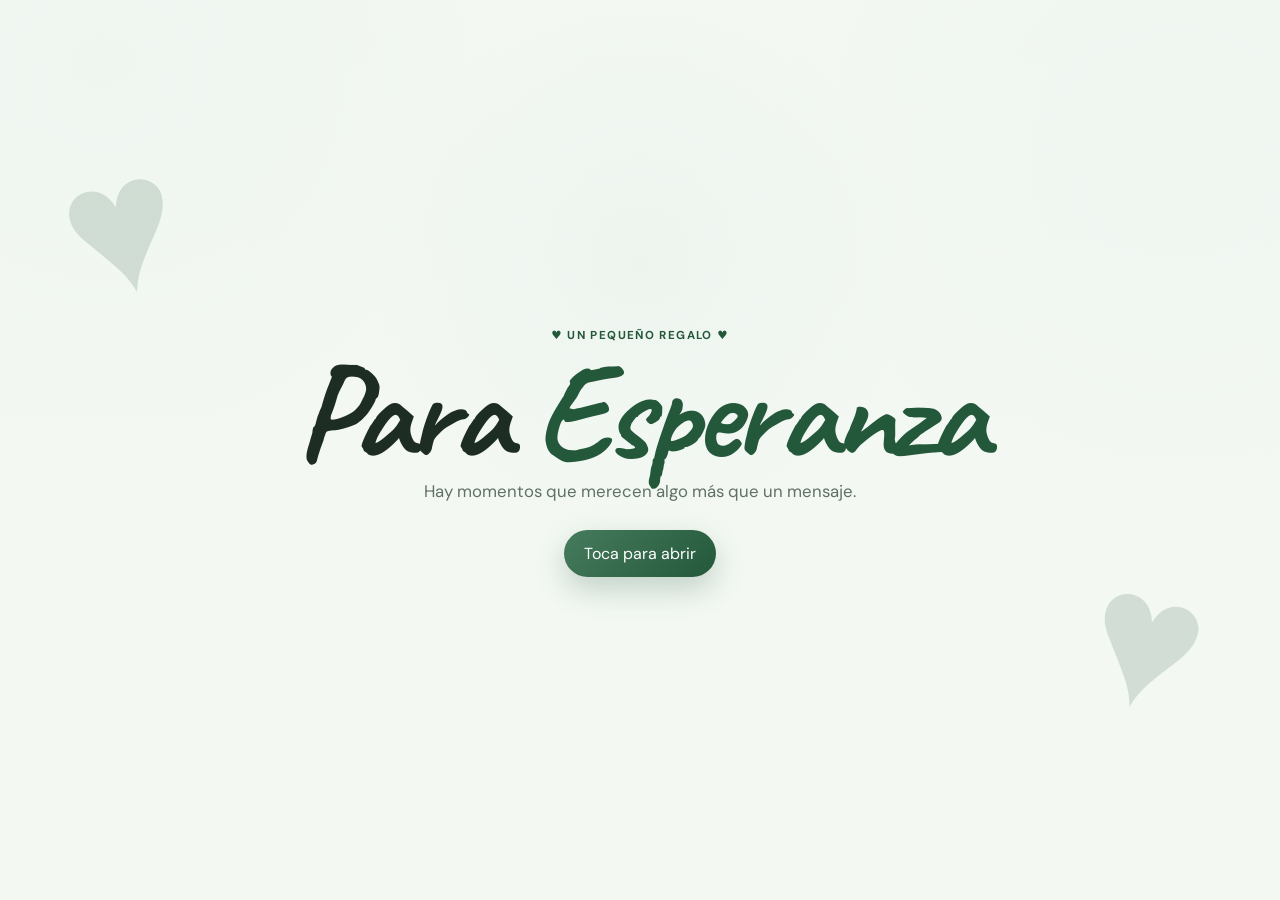
<file: index.html>
<!DOCTYPE html>
<html lang="en">
<head>
    <meta charset="utf-8">
  <meta name="viewport" content="width=device-width, initial-scale=1">
  <meta name="theme-color" content="#fff7fb">
  <title>Un regalo para ti amor mio</title>
  <meta name="description" content="Página de regalo digital personalizada.">
  <link rel="preconnect" href="https://fonts.googleapis.com">
  <link rel="preconnect" href="https://fonts.gstatic.com" crossorigin>
  <link href="https://fonts.googleapis.com/css2?family=Caveat:wght@500;600;700&family=DM+Sans:wght@400;500;600;700&display=swap" rel="stylesheet">
  <link rel="stylesheet" href="styles.css">
</head>
<body>
    <div id="hearts" aria-hidden="true"></div>

  <main>
    <section class="hero" id="inicio">
      <div class="hero-inner">
        <div class="eyebrow">♥ Un pequeño regalo ♥</div>
        <h1>Para <span id="recipientName">Esperanza</span></h1>
        <p class="hero-subtitle">Hay momentos que merecen algo más que un mensaje.</p>
        <a href="index2.html">
            <button class="primary-btn" id="openGiftBtn">Toca para abrir</button>
        </a>
      </div>
    </section>
</body>
</html>
</file>
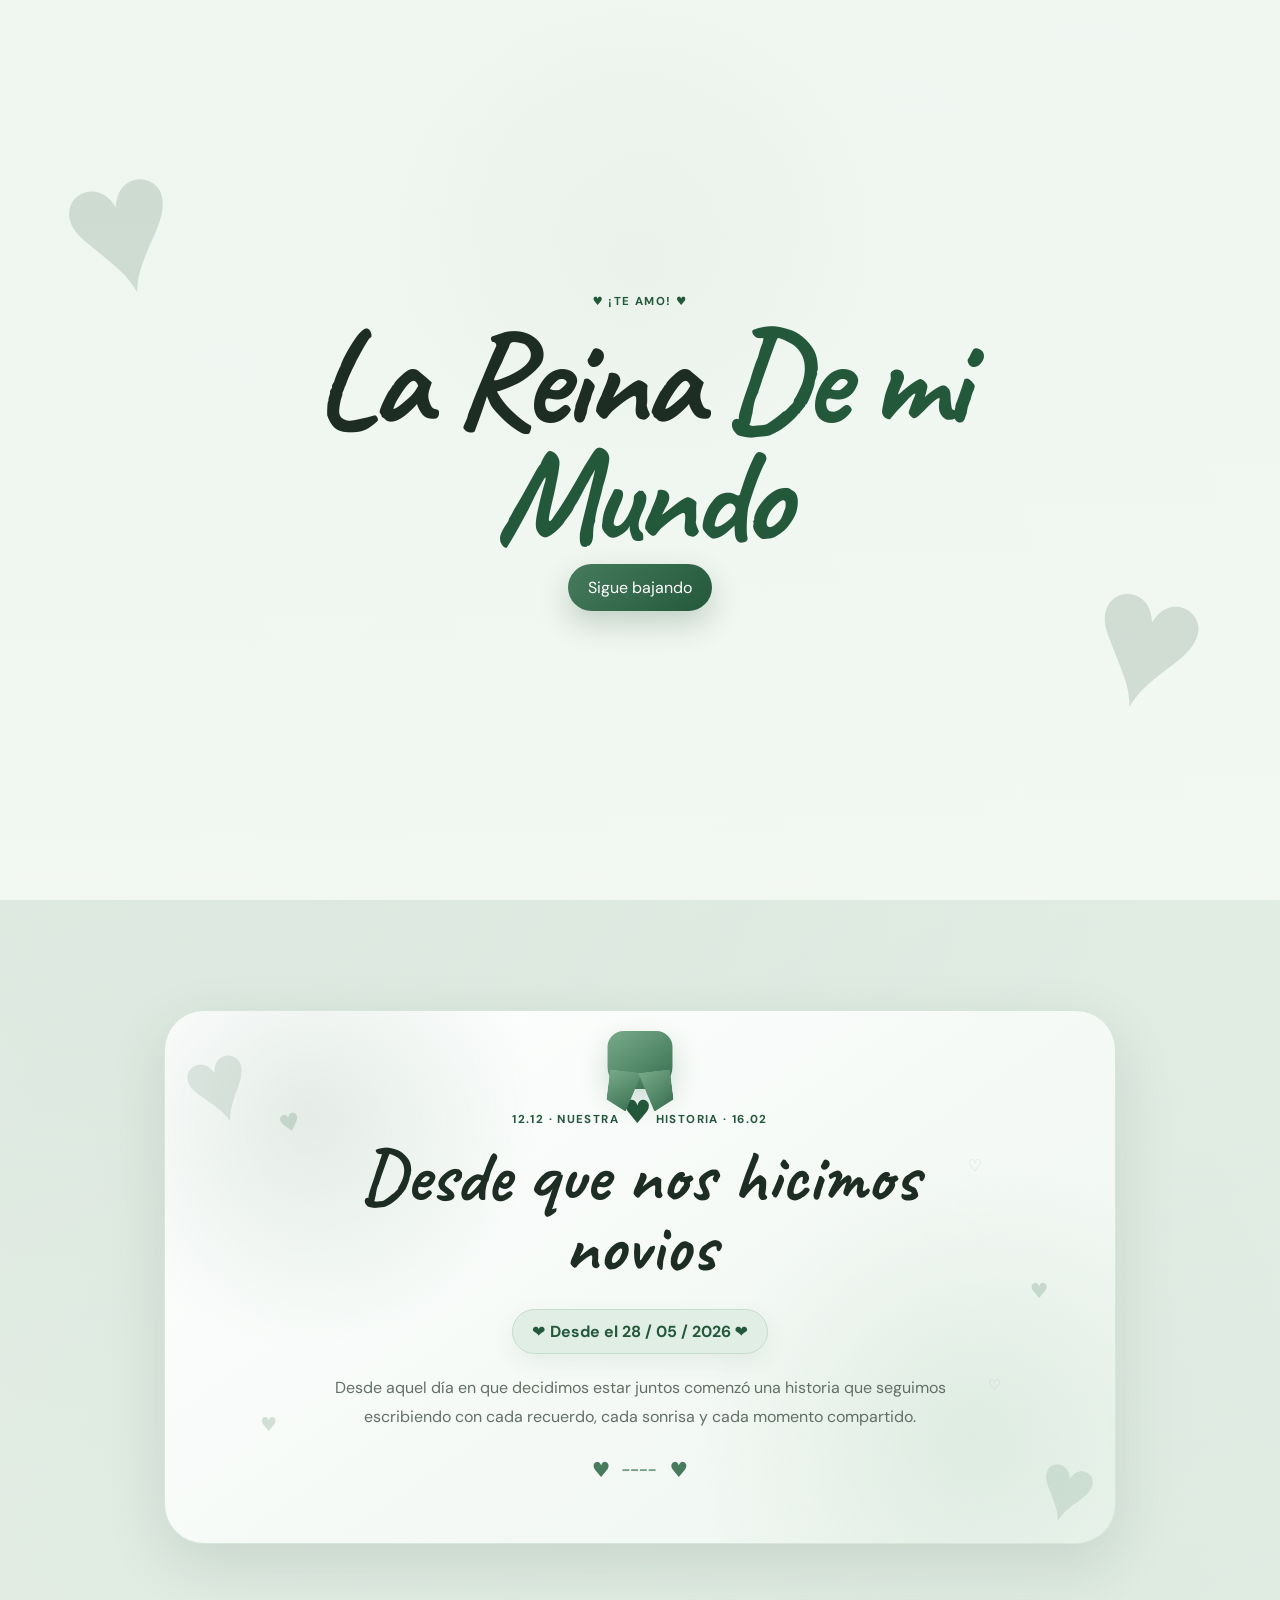
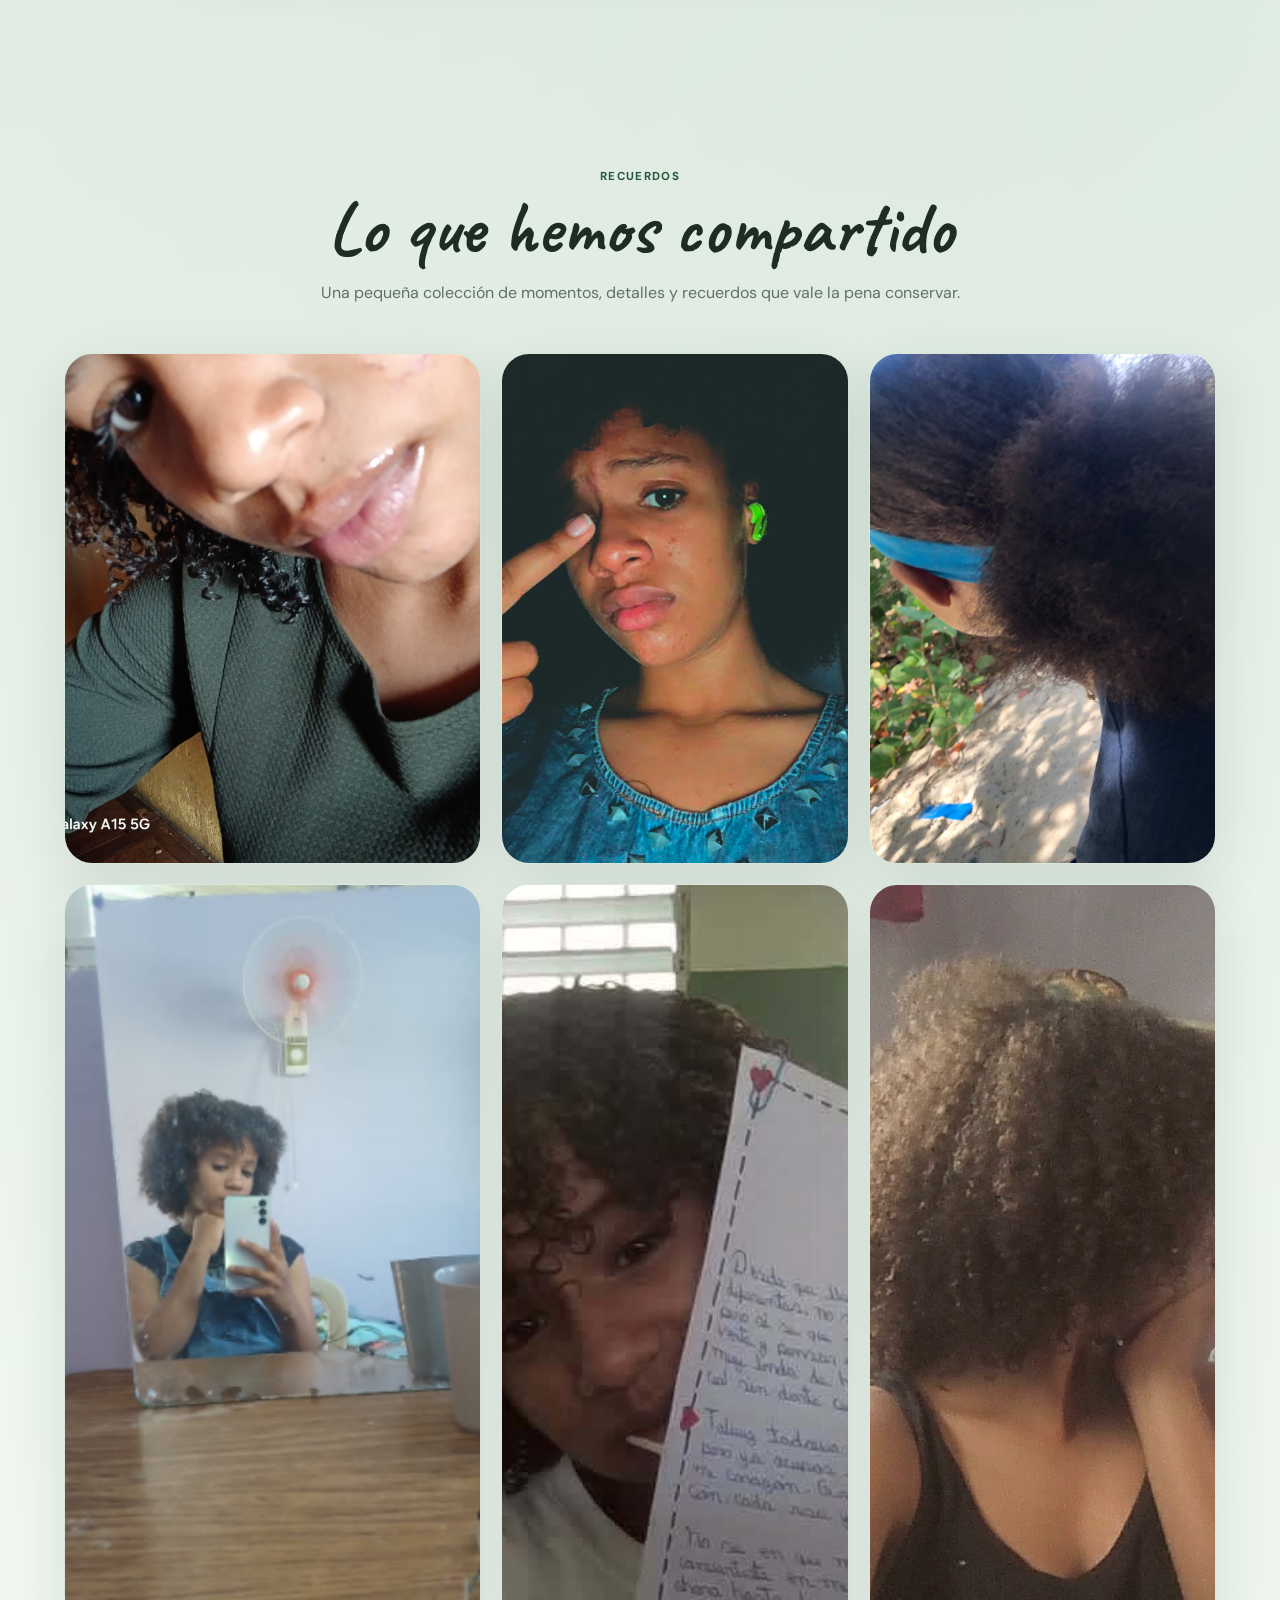
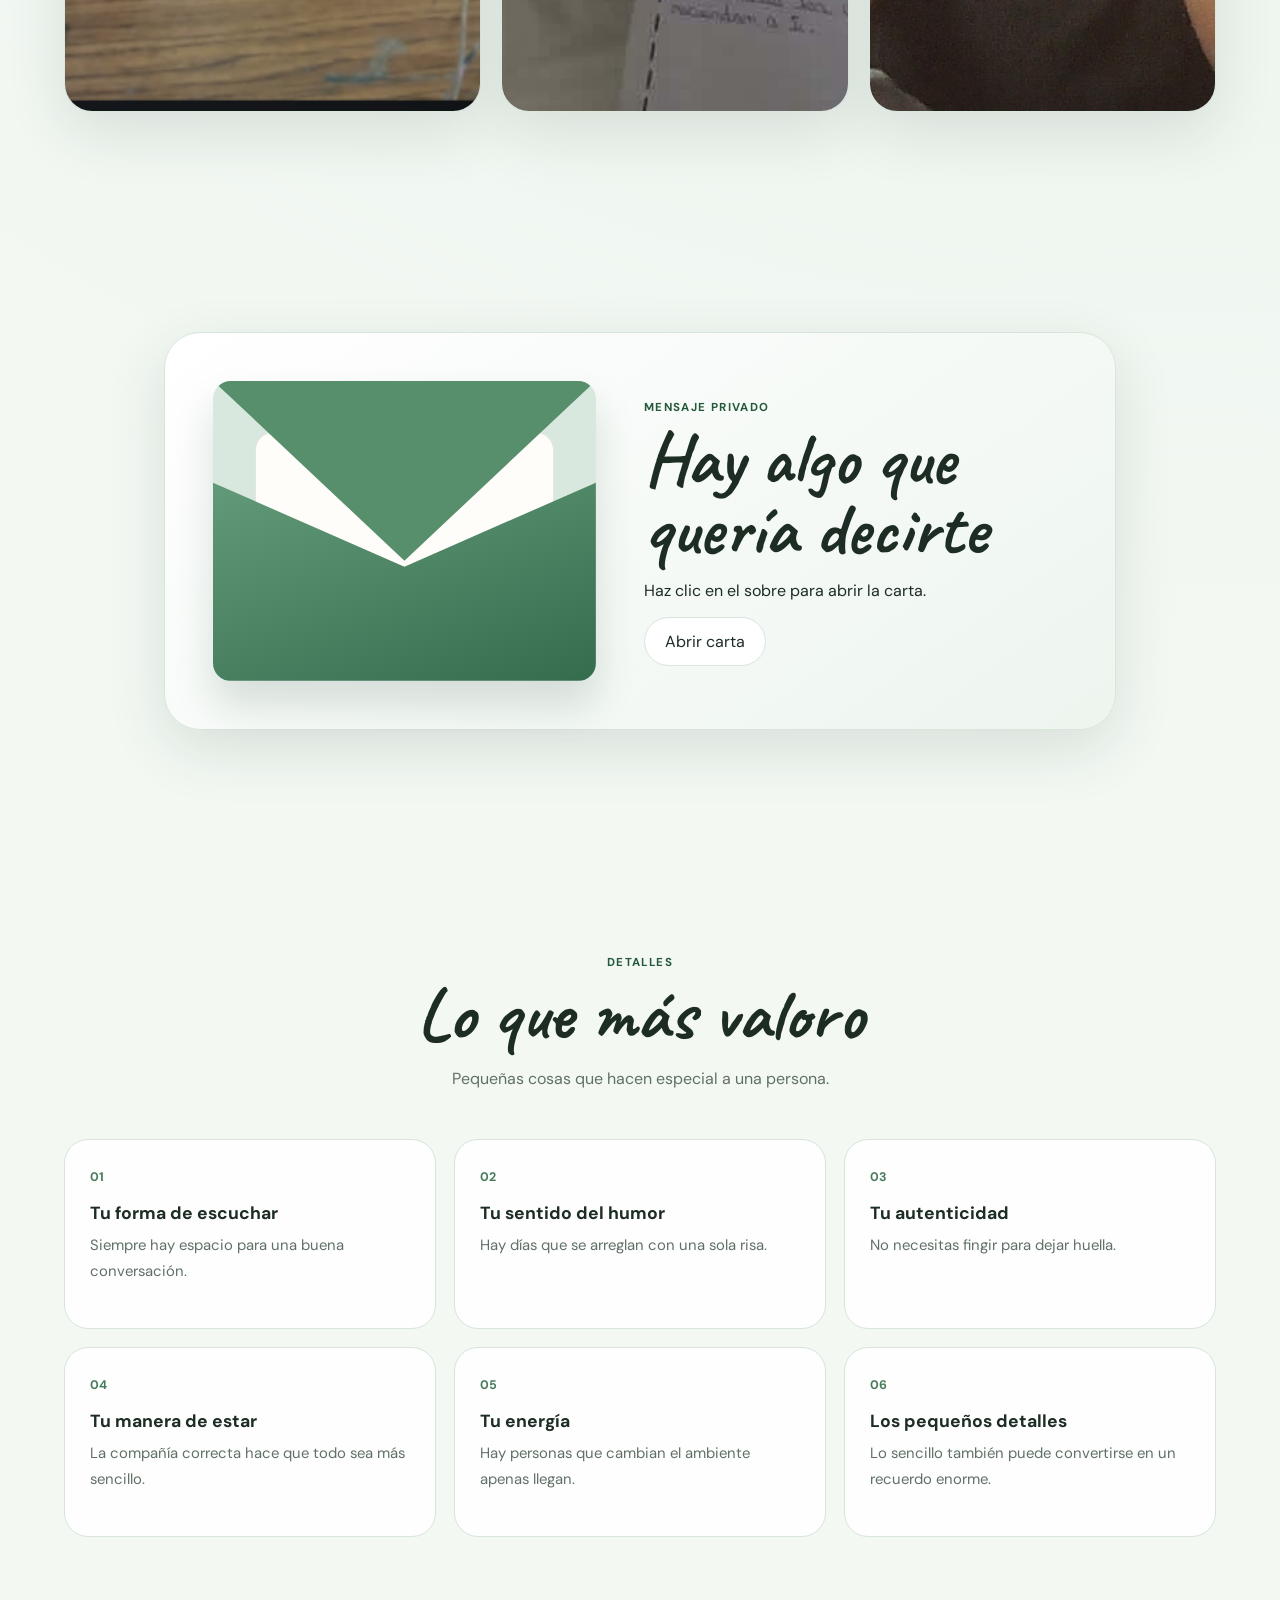
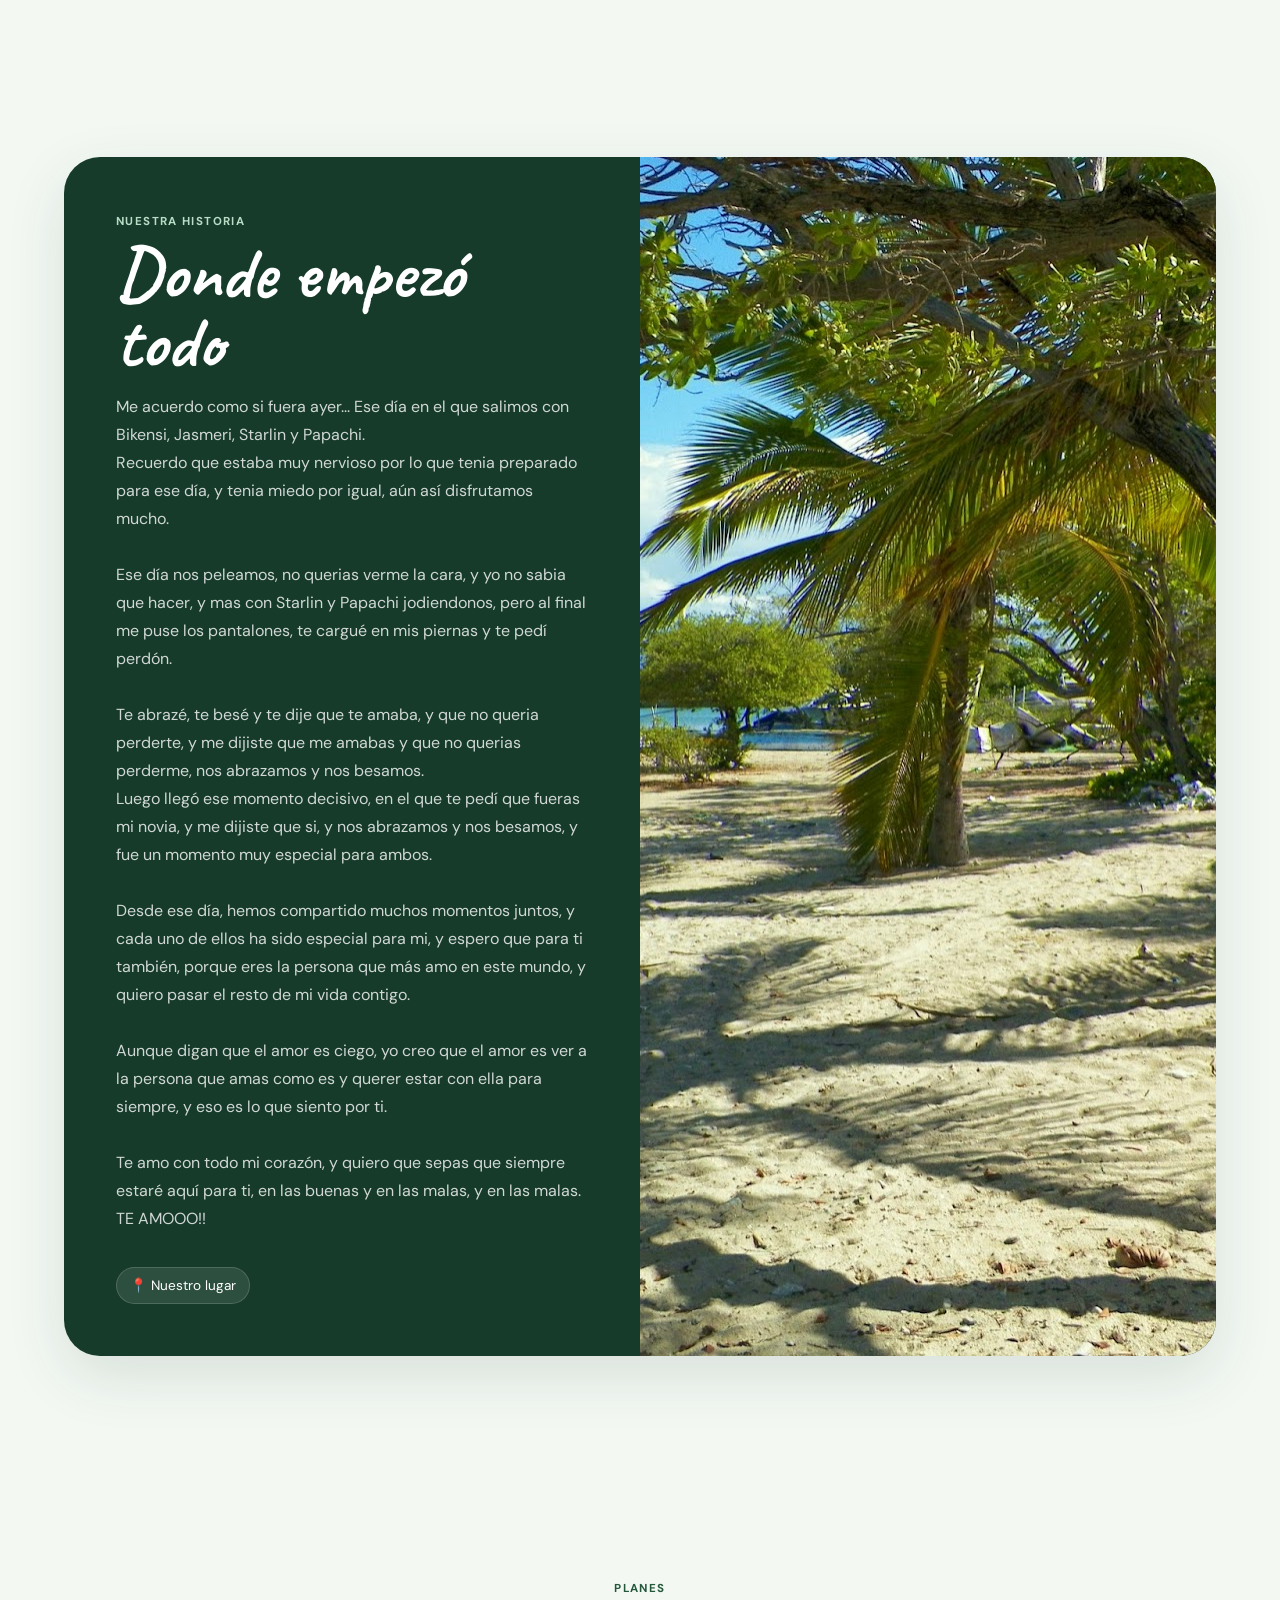
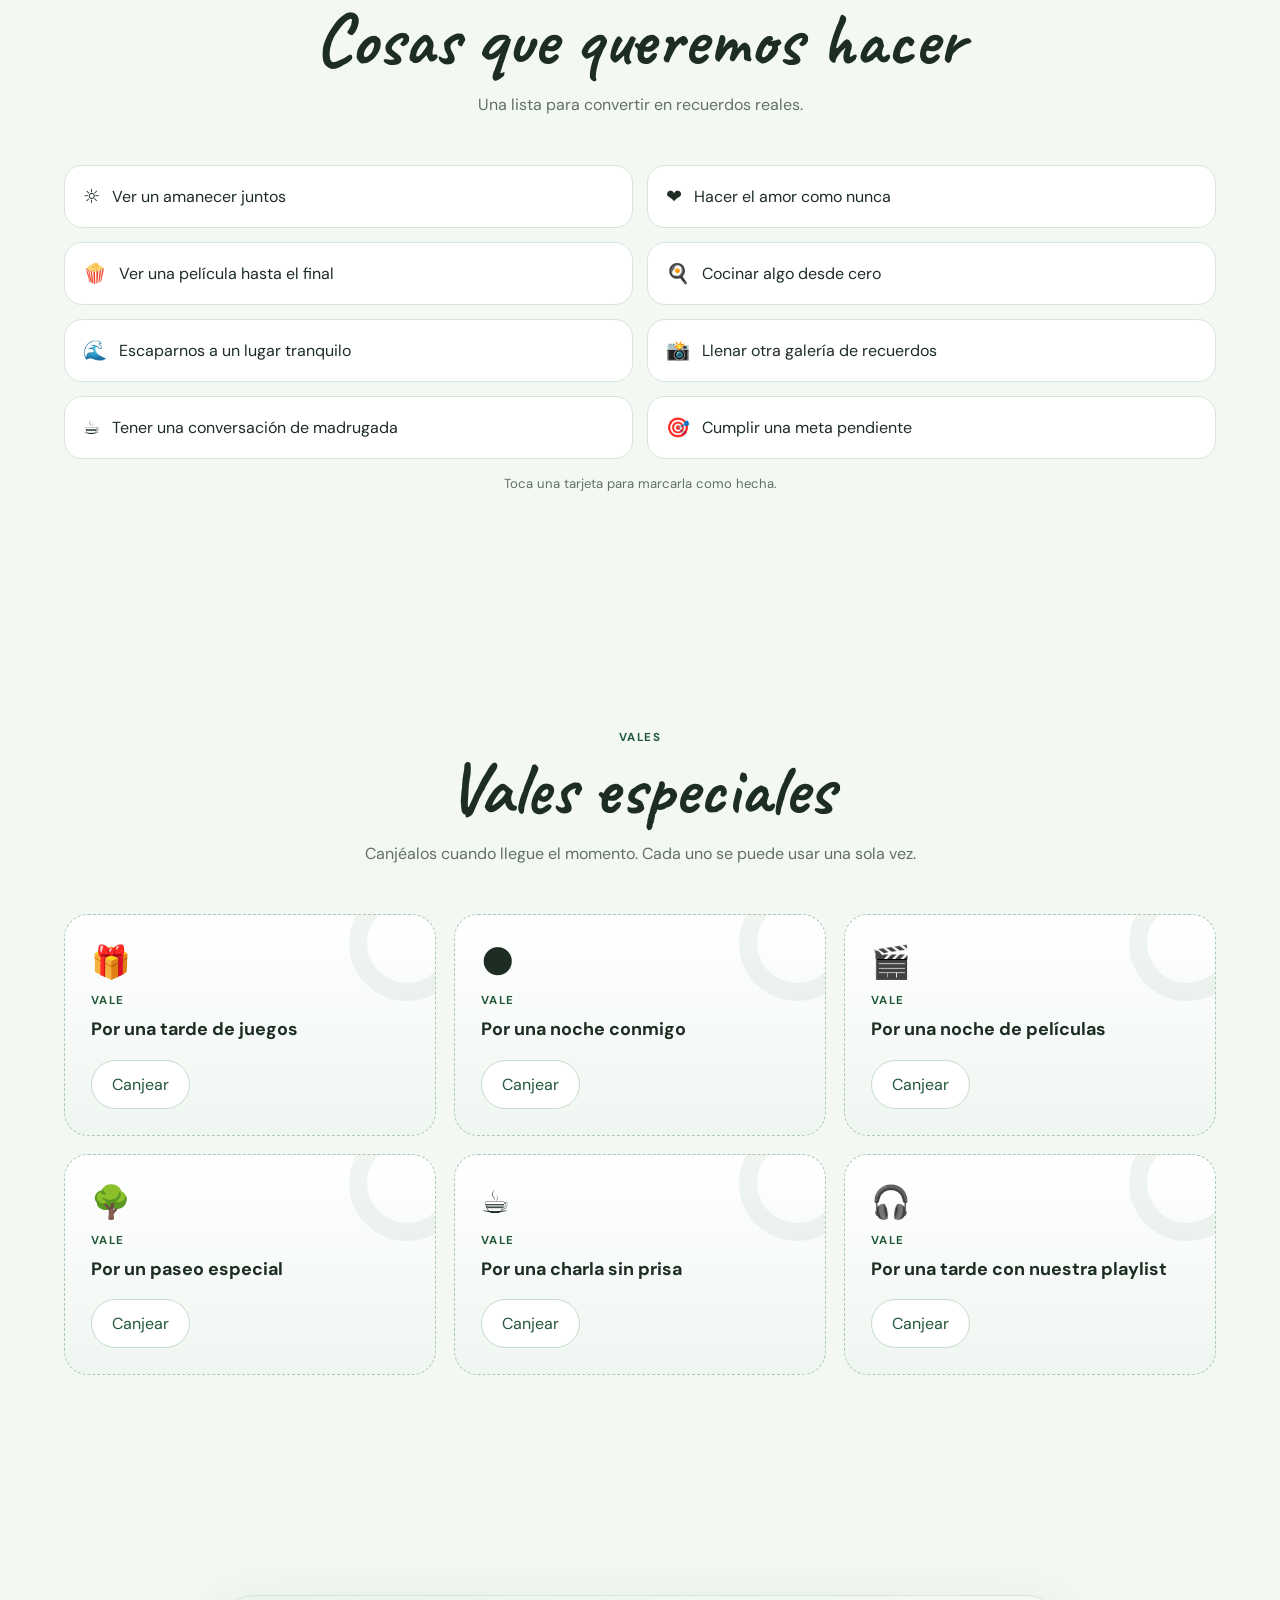
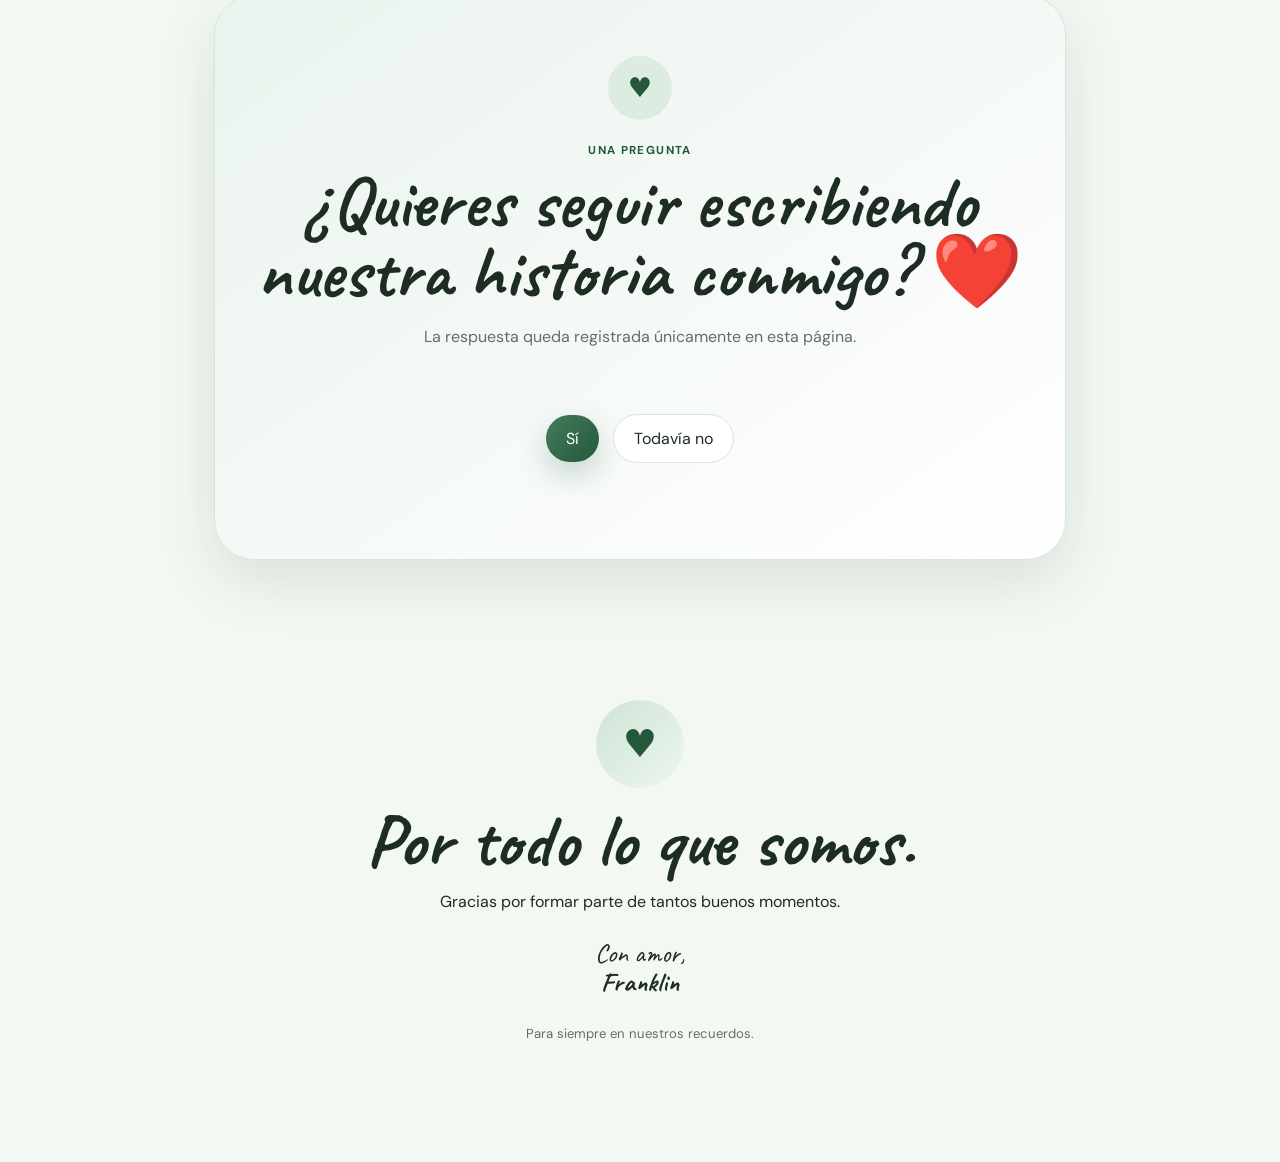
<file: index2.html>
<!doctype html>
<html lang="es">
<head>
  <meta charset="utf-8">
  <meta name="viewport" content="width=device-width, initial-scale=1">
  <meta name="theme-color" content="#fff7fb">
  <title>Te amo Esperanza</title>
  <meta name="description" content="Página de regalo digital personalizada.">
  <link rel="preconnect" href="https://fonts.googleapis.com">
  <link rel="preconnect" href="https://fonts.gstatic.com" crossorigin>
  <link href="https://fonts.googleapis.com/css2?family=Caveat:wght@500;600;700&family=DM+Sans:wght@400;500;600;700&display=swap" rel="stylesheet">
  <link rel="stylesheet" href="styles.css">
</head>
<body>
  <div id="hearts" aria-hidden="true"></div>

  <main>
    <section class="hero" id="inicio">
      <div class="hero-inner">
        <div class="eyebrow">♥ ¡Te Amo! ♥</div>
        <h1>La Reina<span id="Name"> De mi Mundo</span></h1>
        <button class="primary-btn" id="openGiftBtn">Sigue bajando</button>
      </div>
    </section>

    <section class="section relationship-section reveal">
  <div class="relationship-card">

    <div class="love-ribbon" aria-hidden="true">
      <span></span>
    </div>

    <div class="relationship-hearts" aria-hidden="true">
      <span>♥</span>
      <span>♡</span>
      <span>♥</span>
      <span>♡</span>
      <span>♥</span>
    </div>

    <div class="relationship-content">
      <span class="section-kicker" style="text-align: left;">12.12 · Nuestra</span>
      <span class="date-heart">♥</span>
      <span class="section-kicker" style="text-align: right;">Historia · 16.02</span>
      <h2>Desde que nos hicimos novios</h2>

      <!-- CAMBIA ESTA FECHA POR LA FECHA REAL -->
      <div class="relationship-date">
        ❤️ Desde el <strong>28 / 05 / 2026</strong> ❤️
      </div>

      <p>
        Desde aquel día en que decidimos estar juntos comenzó una historia
        que seguimos escribiendo con cada recuerdo, cada sonrisa y cada
        momento compartido.
      </p>

      <div class="relationship-decoration" aria-hidden="true">
        <span>♥</span>
        <span>━━━━</span>
        <span>♥</span>
      </div>
    </div>

  </div>
</section>

    <section class="section memory-section reveal">
      <div class="section-heading">
        <span class="section-kicker">Recuerdos</span>
        <h2>Lo que hemos compartido</h2>
        <p>Una pequeña colección de momentos, detalles y recuerdos que vale la pena conservar.</p>
      </div>

      <div class="photo-grid">
        <figure class="photo-card tall">
          <img src="FirstPhoto.jpg" alt="Foto Especial">
          <figcaption>Un recuerdo para volver a mirar.</figcaption>
        </figure>
        <figure class="photo-card">
          <img src="Enana1.jpg" alt="Sonrisa">
          <figcaption>Así comenzó nuestro encuentro.</figcaption>
        </figure>
        <figure class="photo-card">
          <img src="Cita.jpg" alt="Paseo">
          <figcaption>En lugares que guardan una historia.</figcaption>
        </figure>
        <figure class="photo-card tall">
          <img src="Hermosa.png" alt="Pelea">
          <figcaption>Donde tuvimos nuestra primera pelea.</figcaption>
        </figure>
        <figure class="photo-card">
          <img src="MiEnana2.jpg" alt="Detalles">
          <figcaption>Los pequeños detalles que hacen la diferencia.</figcaption>
        </figure>
        <figure class="photo-card">
          <img src="Preciosa.jpg" alt="MiNiña">
          <figcaption>Eres tú, lo que más amo.</figcaption>
      </div>
    </section>

    <section class="section letter-section reveal">
      <div class="letter-wrap">
        <div class="letter-envelope" id="letterEnvelope" tabindex="0" role="button" aria-label="Abrir carta">
          <div class="envelope-back"></div>
          <div class="letter-paper">
            <br><br><br>
            <span>Para ti</span>
          </div>
          <div class="envelope-flap"></div>
          <div class="envelope-front"></div>
        </div>

        <div class="letter-copy">
          <span class="section-kicker">Mensaje privado</span>
          <h2>Hay algo que quería decirte</h2>
          <p>Haz clic en el sobre para abrir la carta.</p>
          <button class="secondary-btn" id="openLetterBtn">Abrir carta</button>
        </div>
      </div>
    </section>

    <section class="section reasons-section reveal">
      <div class="section-heading">
        <span class="section-kicker">Detalles</span>
        <h2>Lo que más valoro</h2>
        <p>Pequeñas cosas que hacen especial a una persona.</p>
      </div>

      <div class="reasons-grid">
        <article class="reason-card"><span>01</span><h3>Tu forma de escuchar</h3><p>Siempre hay espacio para una buena conversación.</p></article>
        <article class="reason-card"><span>02</span><h3>Tu sentido del humor</h3><p>Hay días que se arreglan con una sola risa.</p></article>
        <article class="reason-card"><span>03</span><h3>Tu autenticidad</h3><p>No necesitas fingir para dejar huella.</p></article>
        <article class="reason-card"><span>04</span><h3>Tu manera de estar</h3><p>La compañía correcta hace que todo sea más sencillo.</p></article>
        <article class="reason-card"><span>05</span><h3>Tu energía</h3><p>Hay personas que cambian el ambiente apenas llegan.</p></article>
        <article class="reason-card"><span>06</span><h3>Los pequeños detalles</h3><p>Lo sencillo también puede convertirse en un recuerdo enorme.</p></article>
      </div>
    </section>

    <section class="section place-section reveal">
      <div class="split-card">
        <div>
          <span class="section-kicker">Nuestra historia</span>
          <h2>Donde empezó todo</h2>
          <p id="placeText">Me acuerdo como si fuera ayer... Ese día en el que salimos con Bikensi, Jasmeri, Starlin y Papachi.
          <br>  
          Recuerdo que estaba muy nervioso por lo que tenia preparado para ese día, y tenia miedo por igual, aún así disfrutamos mucho.
          <br><br>
          Ese día nos peleamos, no querias verme la cara, y yo no sabia que hacer, y mas con Starlin y Papachi jodiendonos, pero al final me puse los pantalones, te cargué en mis piernas y te pedí perdón.
          <br><br>
            Te abrazé, te besé y te dije que te amaba, y que no queria perderte, y me dijiste que me amabas y que no querias perderme, nos abrazamos y nos besamos.
            <br>
            Luego llegó ese momento decisivo, en el que te pedí que fueras mi novia, y me dijiste que si, y nos abrazamos y nos besamos, y fue un momento muy especial para ambos.
            <br><br>
            Desde ese día, hemos compartido muchos momentos juntos, y cada uno de ellos ha sido especial para mi, y espero que para ti también, porque eres la persona que más amo en este mundo, y quiero pasar el resto de mi vida contigo.
            <br><br>
            Aunque digan que el amor es ciego, yo creo que el amor es ver a la persona que amas como es y querer estar con ella para siempre, y eso es lo que siento por ti.
            <br><br>
            Te amo con todo mi corazón, y quiero que sepas que siempre estaré aquí para ti, en las buenas y en las malas, y en las malas. TE AMOOO!!
          </p>
          <div class="date-pill">📍 Nuestro lugar</div>
        </div>
        <div class="place-photo">
          <img src="El Cayo.jpg" alt="Lugar especial">
        </div>
      </div>
    </section>

    <section class="section list-section reveal">
      <div class="section-heading">
        <span class="section-kicker">Planes</span>
        <h2>Cosas que queremos hacer</h2>
        <p>Una lista para convertir en recuerdos reales.</p>
      </div>

      <div class="bucket-list" id="bucketList">
        <button class="bucket-item"><span>☼</span> Ver un amanecer juntos</button>
        <button class="bucket-item"><span>❤️</span> Hacer el amor como nunca</button>
        <button class="bucket-item"><span>🍿</span> Ver una película hasta el final</button>
        <button class="bucket-item"><span>🍳</span> Cocinar algo desde cero</button>
        <button class="bucket-item"><span>🌊</span> Escaparnos a un lugar tranquilo</button>
        <button class="bucket-item"><span>📸</span> Llenar otra galería de recuerdos</button>
        <button class="bucket-item"><span>☕</span> Tener una conversación de madrugada</button>
        <button class="bucket-item"><span>🎯</span> Cumplir una meta pendiente</button>
      </div>
      <p class="helper">Toca una tarjeta para marcarla como hecha.</p>
    </section>

    <section class="section coupons-section reveal">
      <div class="section-heading">
        <span class="section-kicker">Vales</span>
        <h2>Vales especiales</h2>
        <p>Canjéalos cuando llegue el momento. Cada uno se puede usar una sola vez.</p>
      </div>

      <div class="coupons-grid" id="couponsGrid">
        <article class="coupon"><div class="coupon-icon">🎁</div><span>Vale</span><h3>Por una tarde de juegos</h3><button class="coupon-btn">Canjear</button></article>
        <article class="coupon"><div class="coupon-icon">🌑</div><span>Vale</span><h3>Por una noche conmigo</h3><button class="coupon-btn">Canjear</button></article>
        <article class="coupon"><div class="coupon-icon">🎬</div><span>Vale</span><h3>Por una noche de películas</h3><button class="coupon-btn">Canjear</button></article>
        <article class="coupon"><div class="coupon-icon">🌳</div><span>Vale</span><h3>Por un paseo especial</h3><button class="coupon-btn">Canjear</button></article>
        <article class="coupon"><div class="coupon-icon">☕</div><span>Vale</span><h3>Por una charla sin prisa</h3><button class="coupon-btn">Canjear</button></article>
        <article class="coupon"><div class="coupon-icon">🎧</div><span>Vale</span><h3>Por una tarde con nuestra playlist</h3><button class="coupon-btn">Canjear</button></article>
      </div>
    </section>

    <section class="section question-section reveal">
      <div class="question-card">
        <div class="mini-heart">♥</div>
        <span class="section-kicker">Una pregunta</span>
        <h2 id="questionTitle">
          ¿Quieres seguir escribiendo nuestra historia conmigo? ❤️
        </h2>
        <p>La respuesta queda registrada únicamente en esta página.</p>
        <div class="question-actions">
          <button class="primary-btn" id="yesBtn">Sí</button>
          <button class="secondary-btn" id="noBtn">Todavía no</button>
        </div>
      </div>
    </section>

    <section class="section finale reveal">
      <div class="finale-card">
        <div class="final-heart">♥</div>
        <h2 id="finalTitle">Por todo lo que somos.</h2>
        <p id="finalText">Gracias por formar parte de tantos buenos momentos.</p>
        <p class="signature">Con amor,<br><strong id="senderName">Franklin</strong></p>
        <div class="final-note">Para siempre en nuestros recuerdos.</div>
      </div>
    </section>
  </main>

  <div class="modal" id="letterModal" aria-hidden="true" role="dialog" aria-modal="true">
    <div class="modal-backdrop"></div>
    <div class="letter-modal">
      <button class="close-btn" id="closeLetterBtn" aria-label="Cerrar">×</button>
      <span class="section-kicker">Carta privada</span>
      <h2>Para ti</h2>
      <div class="letter-text">
        <p>Quería dejarte algo que pudieras abrir con calma.</p>
        <p>A veces los mensajes importantes se pierden entre notificaciones, prisas y días normales. Esta página existe para detener un momento el tiempo y guardar aquí lo que merece recordarse.</p>
        <p>Gracias por las conversaciones, las risas, los planes y también por esos momentos sencillos que terminaron significando mucho.</p>
        <p>Ojalá cada vez que vuelvas a esta página encuentres una razón para sonreír.</p>
      </div>
      <p class="letter-sign">Con cariño,<br><strong id="letterSigner">Franklin</strong></p>
    </div>
  </div>

  <div class="modal" id="questionModal" aria-hidden="true" role="dialog" aria-modal="true">
    <div class="modal-backdrop"></div>
    <div class="success-modal">
      <div class="success-icon">✓</div>
      <span class="section-kicker">Guardado</span>
      <h2>¡Listo!</h2>
      <p>Este momento queda marcado en la página.</p>
      <button class="primary-btn" id="closeQuestionBtn">Cerrar</button>
    </div>
  </div>

  <div class="toast" id="toast" role="status" aria-live="polite"></div>

  <script src="script.js"></script>
</body>
</html>
</file>
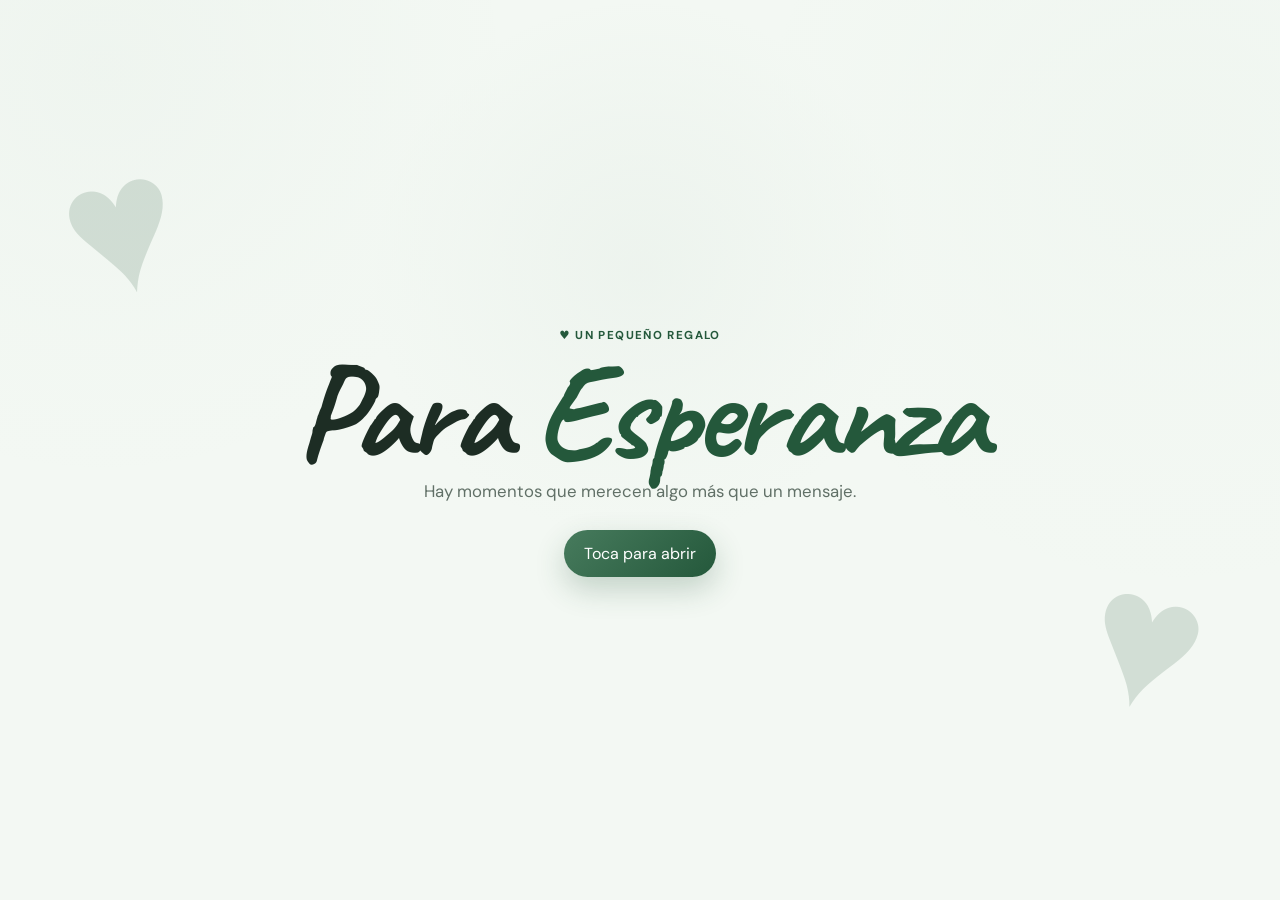
<file: index22.html>
<!DOCTYPE html>
<html lang="en">
<head>
    <meta charset="utf-8">
  <meta name="viewport" content="width=device-width, initial-scale=1">
  <meta name="theme-color" content="#fff7fb">
  <title>Un regalo para ti amor mio</title>
  <meta name="description" content="Página de regalo digital personalizada.">
  <link rel="preconnect" href="https://fonts.googleapis.com">
  <link rel="preconnect" href="https://fonts.gstatic.com" crossorigin>
  <link href="https://fonts.googleapis.com/css2?family=Caveat:wght@500;600;700&family=DM+Sans:wght@400;500;600;700&display=swap" rel="stylesheet">
  <link rel="stylesheet" href="styles.css">
</head>
<body>
    <div id="hearts" aria-hidden="true"></div>

  <main>
    <section class="hero" id="inicio">
      <div class="hero-inner">
        <div class="eyebrow">♥ Un pequeño regalo</div>
        <h1>Para <span id="recipientName">Esperanza</span></h1>
        <p class="hero-subtitle">Hay momentos que merecen algo más que un mensaje.</p>
        <a href="index2.html">
            <button class="primary-btn" id="openGiftBtn">Toca para abrir</button>
        </a>
      </div>
    </section>
</body>
</html>
</file>
<file: styles.css>
:root{
  --bg:#f3f8f3;
  --surface:#ffffff;
  --surface-soft:#e8f1eb;
  --ink:#1d2d24;
  --muted:#617067;
  --accent:#477b5d;
  --accent-strong:#24583b;
  --accent-deep:#163b2a;
  --accent-light:#cfe3d5;
  --line:#d7e5db;
  --shadow:0 20px 60px rgba(22,59,42,.12);
  --radius:28px;
  --serif:"Caveat",cursive;
  --sans:"DM Sans",system-ui,-apple-system,BlinkMacSystemFont,"Segoe UI",sans-serif;
}
*{box-sizing:border-box}
html{scroll-behavior:smooth}
body{
  margin:0;color:var(--ink);
  background:radial-gradient(circle at 8% 8%,rgba(71,123,93,.10),transparent 28%),radial-gradient(circle at 92% 18%,rgba(207,227,213,.38),transparent 30%),var(--bg);
  font-family:var(--sans);overflow-x:hidden
}
a{color:inherit}
img{display:block;width:100%;height:100%;object-fit:cover}
button{font:inherit}
main{position:relative}
#hearts{position:fixed;inset:0;pointer-events:none;z-index:30;overflow:hidden}
#youtubePlayer{position:fixed;width:2px;height:2px;left:-20px;top:-20px;opacity:.01;pointer-events:none;overflow:hidden}
.floating-heart{position:absolute;bottom:-40px;font-size:18px;opacity:.72;color:#477b5d;animation:floatUp linear forwards}
@keyframes floatUp{to{transform:translateY(-110vh) rotate(25deg);opacity:0}}
.hero{min-height:100svh;display:grid;place-items:center;text-align:center;padding:40px 24px;background:linear-gradient(180deg,rgba(243,248,243,.74),rgba(243,248,243,.97)),radial-gradient(circle at 50% 30%,rgba(71,123,93,.18),transparent 30%);position:relative}
.hero:before,.hero:after{content:"♥";position:absolute;color:rgba(36,88,59,.16);font-size:clamp(6rem,16vw,12rem);font-family:var(--serif)}
.hero:before{left:5%;top:12%;transform:rotate(-14deg)}
.hero:after{right:6%;bottom:15%;transform:rotate(15deg)}
.hero-inner{max-width:800px;position:relative;z-index:1}
.eyebrow,.section-kicker{display:inline-flex;letter-spacing:.12em;text-transform:uppercase;font-size:.72rem;font-weight:700;color:var(--accent-strong)}
.hero h1{margin:10px 0;font:700 clamp(4rem,12vw,8.5rem)/.86 var(--serif);letter-spacing:-.035em}
.hero h1 span{color:var(--accent-strong)}
.hero-subtitle{max-width:560px;margin:0 auto 28px;color:var(--muted);font-size:1.05rem}
.primary-btn,.secondary-btn,.coupon-btn{border:0;border-radius:999px;padding:13px 20px;cursor:pointer;transition:.25s ease}
.primary-btn{color:#fff;background:linear-gradient(135deg,var(--accent),var(--accent-strong));box-shadow:0 12px 30px rgba(36,88,59,.24)}
.primary-btn:hover{transform:translateY(-2px);filter:saturate(1.08)}
.secondary-btn{color:var(--ink);background:var(--surface);border:1px solid var(--line)}
.secondary-btn:hover{transform:translateY(-2px);background:var(--surface-soft)}
.section{padding:110px 24px;max-width:1200px;margin:0 auto}
.section-heading{text-align:center;max-width:750px;margin:0 auto 46px}
.section h2{margin:8px 0 12px;font:700 clamp(2.4rem,6vw,4.6rem)/.95 var(--serif)}
.section-heading p,.reason-card p,.split-card p,.question-card p{color:var(--muted);line-height:1.75}
.photo-grid{display:grid;grid-template-columns:1.2fr 1fr 1fr;gap:20px}
.photo-card{margin:0;border-radius:var(--radius);overflow:hidden;background:var(--surface);border:1px solid rgba(215,229,219,.92);box-shadow:var(--shadow);min-height:320px}
.photo-card.tall{min-height:500px}
.photo-card img{transition:transform .7s ease}
.photo-card:hover img{transform:scale(1.04)}
.photo-card figcaption{padding:15px 17px;color:var(--muted);font-size:.9rem}
.letter-section{max-width:1000px}
.letter-wrap{display:grid;grid-template-columns:.95fr 1.05fr;gap:48px;align-items:center;background:linear-gradient(145deg,#fff,#edf5ef);border:1px solid var(--line);border-radius:36px;padding:48px;box-shadow:var(--shadow)}
.letter-envelope{position:relative;height:300px;cursor:pointer;perspective:1200px}
.envelope-back,.envelope-front,.envelope-flap,.letter-paper{position:absolute;inset:0;border-radius:18px}
.envelope-back{background:#d9e8de;box-shadow:0 24px 40px rgba(22,59,42,.15)}
.envelope-front{background:linear-gradient(160deg,#70a886,#356c4e);clip-path:polygon(0 34%,50% 62%,100% 34%,100% 100%,0 100%)}
.envelope-flap{background:#578e6c;clip-path:polygon(0 0,100% 0,50% 60%);transform-origin:top center;transition:transform .55s ease}
.letter-paper{width:78%;height:78%;left:11%;top:11%;background:#fffdf9;border:1px solid #e3e7df;transform:translateY(18px);transition:transform .55s ease;display:grid;place-items:center;color:var(--accent-strong);font:600 2.3rem var(--serif)}
.letter-envelope.open .envelope-flap{transform:rotateX(180deg)}
.letter-envelope.open .letter-paper{transform:translateY(-40px)}
.reasons-grid{display:grid;grid-template-columns:repeat(3,1fr);gap:18px}
.reason-card{background:rgba(255,255,255,.84);border:1px solid var(--line);border-radius:24px;padding:25px;min-height:190px;transition:.25s ease}
.reason-card:hover{transform:translateY(-4px);box-shadow:var(--shadow)}
.reason-card>span{color:var(--accent);font-weight:700;font-size:.78rem}
.reason-card h3{margin:16px 0 8px;font-size:1.1rem}
.reason-card p{margin:0;font-size:.93rem}
.split-card{display:grid;grid-template-columns:1fr 1fr;gap:0;overflow:hidden;border-radius:36px;background:var(--accent-deep);color:#fff;box-shadow:var(--shadow)}
.split-card>div:first-child{padding:52px}
.split-card .section-kicker{color:#b9dcc6}
.split-card p{color:rgba(255,255,255,.80)}
.place-photo{min-height:420px}
.date-pill{display:inline-flex;margin-top:18px;padding:9px 13px;border-radius:999px;background:rgba(255,255,255,.10);border:1px solid rgba(255,255,255,.16);font-size:.85rem}
.bucket-list{display:grid;grid-template-columns:repeat(2,1fr);gap:14px}
.bucket-item{background:var(--surface);border:1px solid var(--line);border-radius:18px;padding:18px;display:flex;align-items:center;gap:12px;text-align:left;cursor:pointer;color:var(--ink);transition:.2s ease}
.bucket-item span{font-size:1.2rem}
.bucket-item.done{background:#e5f0e8;border-color:#bdd5c5;text-decoration:line-through;color:#668071}
.bucket-item.done:after{content:"✓";margin-left:auto;color:var(--accent-strong);font-weight:700}
.helper{text-align:center;color:var(--muted);font-size:.82rem;margin-top:16px}
.coupons-grid{display:grid;grid-template-columns:repeat(3,1fr);gap:18px}
.coupon{position:relative;padding:26px;border:1px dashed #a9c9b5;border-radius:24px;background:linear-gradient(180deg,#fff,#eff6f1);overflow:hidden}
.coupon:after{content:"";position:absolute;width:80px;height:80px;border:18px solid rgba(71,123,93,.08);border-radius:50%;right:-30px;top:-30px}
.coupon-icon{font-size:2rem}
.coupon span{display:block;margin-top:10px;font-size:.72rem;font-weight:700;text-transform:uppercase;letter-spacing:.12em;color:var(--accent-strong)}
.coupon h3{font-size:1.12rem;margin:9px 0 18px;line-height:1.35}
.coupon-btn{color:var(--accent-strong);background:white;border:1px solid #c5dbcc}
.coupon-btn.redeemed{background:#eef0ef;color:#7b8580;border-color:#d7ddda;cursor:not-allowed}
.question-section{max-width:900px}
.question-card{text-align:center;background:linear-gradient(145deg,#eaf3ed,#fff);border:1px solid var(--line);border-radius:40px;padding:60px 30px;box-shadow:var(--shadow)}
.mini-heart,.final-heart{display:grid;place-items:center;width:64px;height:64px;margin:0 auto 18px;border-radius:50%;background:#dcece1;color:var(--accent-strong);font-size:1.7rem}
.question-actions{display:flex;justify-content:center;gap:12px;margin-top:28px}
.finale{padding-top:30px;padding-bottom:120px}
.finale-card{text-align:center}
.final-heart{width:88px;height:88px;font-size:2.4rem;background:linear-gradient(135deg,#cfe4d6,#edf6f0)}
.signature{font-family:var(--serif);font-size:1.65rem;line-height:1.1}
.final-note{margin-top:28px;color:var(--muted);font-size:.82rem}
.modal{position:fixed;inset:0;display:none;align-items:center;justify-content:center;padding:20px;z-index:100}
.modal.show{display:flex}
.modal-backdrop{position:absolute;inset:0;background:rgba(12,34,22,.58);backdrop-filter:blur(8px)}
.letter-modal,.success-modal{position:relative;z-index:1;width:min(760px,100%);background:#fffdfb;border-radius:30px;padding:38px;box-shadow:0 40px 100px rgba(0,0,0,.24);animation:modalIn .25s ease}
.success-modal{text-align:center;width:min(500px,100%)}
@keyframes modalIn{from{transform:translateY(14px);opacity:0}to{transform:none;opacity:1}}
.close-btn{position:absolute;top:14px;right:14px;width:38px;height:38px;border:0;border-radius:50%;background:#edf3ef;font-size:1.4rem;cursor:pointer;color:var(--ink)}
.letter-text{font:500 1.32rem/1.55 var(--serif);color:#425048}
.letter-sign{font:500 1.5rem/1.1 var(--serif);margin-top:24px}
.success-icon{width:72px;height:72px;margin:0 auto 16px;border-radius:50%;display:grid;place-items:center;background:#e3f3e8;color:#27764a;font-size:2rem;font-weight:800}
.toast{position:fixed;left:50%;bottom:28px;transform:translate(-50%,20px);padding:12px 16px;background:#1d2d24;color:#fff;border-radius:999px;opacity:0;pointer-events:none;transition:.25s ease;z-index:120;font-size:.9rem}
.toast.show{opacity:1;transform:translate(-50%,0)}
.reveal{opacity:0;transform:translateY(25px);transition:opacity .7s ease,transform .7s ease}
.reveal.visible{opacity:1;transform:none}
@media (max-width:1000px){
  .photo-grid{grid-template-columns:repeat(2,1fr)}
  .reasons-grid{grid-template-columns:repeat(2,1fr)}
  .coupons-grid{grid-template-columns:repeat(2,1fr)}
  .photo-card.tall{min-height:300px}
}
@media (max-width:900px){
  .split-card,.letter-wrap{grid-template-columns:1fr}
  .place-photo{min-height:380px}
}
@media (max-width:640px){
  .section{padding:78px 18px}
  .photo-grid,.reasons-grid,.coupons-grid,.bucket-list{grid-template-columns:1fr}
  .letter-wrap{padding:25px}
  .letter-envelope{height:240px}
  .hero h1{font-size:4.5rem}
  .hero-subtitle{font-size:.97rem}
  .question-actions{flex-direction:column}
  .question-actions button{width:100%}
  .split-card>div:first-child{padding:32px}
  .place-photo{min-height:380px}
  .letter-modal,.success-modal{padding:30px 22px}
  .letter-text{font-size:1.16rem}
}
@media (prefers-reduced-motion:reduce){
  html{scroll-behavior:auto}
  *,*:before,*:after{animation-duration:.01ms!important;animation-iteration-count:1!important;transition-duration:.01ms!important}
}

/* =========================================================
   DECORACIÓN ROMÁNTICA EXTRA
   ========================================================= */

.relationship-section{
  max-width:1000px;
  position:relative;
}

.relationship-card{
  position:relative;
  overflow:hidden;
  text-align:center;
  padding:80px 40px 60px;
  border-radius:40px;

  background:
    radial-gradient(
      circle at 15% 20%,
      rgba(71,123,93,.13),
      transparent 25%
    ),
    radial-gradient(
      circle at 85% 80%,
      rgba(207,227,213,.55),
      transparent 30%
    ),
    linear-gradient(145deg,#ffffff,#edf5ef);

  border:1px solid var(--line);
  box-shadow:var(--shadow);
}

/* Corazones grandes decorativos */
.relationship-card:before,
.relationship-card:after{
  content:"♥";
  position:absolute;
  font-family:var(--serif);
  color:rgba(36,88,59,.12);
  line-height:1;
  pointer-events:none;
}

.relationship-card:before{
  left:20px;
  top:18px;
  font-size:7rem;
  transform:rotate(-18deg);
}

.relationship-card:after{
  right:20px;
  bottom:5px;
  font-size:6rem;
  transform:rotate(16deg);
}

.date-heart {
  font-size: 2rem;
  color: var(--accent-strong);
  flex-shrink: 0;
}

/* Lazo superior */
.love-ribbon{
  position:absolute;
  top:20px;
  left:50%;
  transform:translateX(-50%);
  width:65px;
  height:58px;
  display:grid;
  place-items:center;

  background:linear-gradient(
    145deg,
    #79ab8a,
    #356c4e
  );

  color:#fff;
  border-radius:16px 16px 22px 22px;

  box-shadow:
    0 12px 28px rgba(36,88,59,.20);

  z-index:3;
}

.love-ribbon span{
  font-size:1.6rem;
}

/* Colas del lazo */
.love-ribbon:before,
.love-ribbon:after{
  content:"";
  position:absolute;
  bottom:-22px;
  width:32px;
  height:40px;
  background:inherit;
  z-index:-1;
}

.love-ribbon:before{
  left:0;
  clip-path:polygon(
    0 0,
    100% 0,
    64% 100%,
    0 76%
  );
  transform:rotate(7deg);
}

.love-ribbon:after{
  right:0;
  clip-path:polygon(
    0 0,
    100% 0,
    100% 76%,
    36% 100%
  );
  transform:rotate(-7deg);
}

/* Corazones interiores */
.relationship-hearts{
  position:absolute;
  inset:0;
  pointer-events:none;
}

.relationship-hearts span{
  position:absolute;
  color:rgba(71,123,93,.22);
  font-size:1rem;
}

.relationship-hearts span:nth-child(1){
  top:18%;
  left:12%;
  font-size:1.5rem;
  transform:rotate(-15deg);
}

.relationship-hearts span:nth-child(2){
  top:27%;
  right:14%;
  font-size:1rem;
}

.relationship-hearts span:nth-child(3){
  bottom:20%;
  left:10%;
  font-size:1.2rem;
}

.relationship-hearts span:nth-child(4){
  bottom:28%;
  right:12%;
  font-size:.9rem;
}

.relationship-hearts span:nth-child(5){
  top:50%;
  right:7%;
  font-size:1.3rem;
}

/* Contenido */
.relationship-content{
  position:relative;
  z-index:2;
  max-width:700px;
  margin:auto;
}

.relationship-date{
  display:inline-block;
  margin:16px 0 20px;
  padding:11px 19px;

  border-radius:999px;

  background:#e1eee5;
  border:1px solid #c6dccd;

  color:var(--accent-strong);
  font-weight:700;

  box-shadow:
    0 8px 22px rgba(36,88,59,.08);
}

.relationship-content p{
  max-width:620px;
  margin:0 auto;
  color:var(--muted);
  line-height:1.8;
}

.relationship-decoration{
  margin-top:25px;
  display:flex;
  align-items:center;
  justify-content:center;
  gap:12px;

  color:var(--accent);
}

.relationship-decoration span:first-child,
.relationship-decoration span:last-child{
  font-size:1.3rem;
}

.relationship-decoration span:nth-child(2){
  font-size:.7rem;
  letter-spacing:.18em;
  opacity:.7;
}


/* =========================================================
   PREGUNTA FINAL SÍ / NO
   ========================================================= */

.final-question{
  position:relative;
}

.question-actions{
  position:relative;
  display:flex;
  justify-content:center;
  align-items:center;
  gap:14px;
  min-height:120px;
  margin-top:28px;
  overflow:visible;
}

.final-yes,
.final-no{
  position:relative;
  transform-origin:center center;

  transition:
    transform .35s ease,
    padding .35s ease,
    font-size .35s ease,
    opacity .35s ease,
    box-shadow .35s ease;
}

.final-yes{
  min-width:120px;
  z-index:3;
}

.final-no{
  min-width:120px;
  z-index:2;
}

/* Estado final */
.question-actions.no-finished .final-no{
  transform:scale(.18);
  opacity:.12;
  pointer-events:none;
}

.question-actions.no-finished .final-yes{
  box-shadow:
    0 18px 42px rgba(36,88,59,.36);
}

/* Pequeño pulso al Sí */
@keyframes loveButtonPulse{
  0%{
    transform:scale(1);
  }

  50%{
    transform:scale(2);
  }

  100%{
    transform:scale(1.75);
  }
}

.question-actions.no-finished .final-yes{
  animation:loveButtonPulse .65s ease forwards;
}

@media (max-width:640px){

  .relationship-card{
    padding:80px 24px 45px;
  }

  .relationship-card:before{
    font-size:5rem;
  }

  .relationship-card:after{
    font-size:4.5rem;
  }

  .question-actions{
    min-height:170px;
  }

  .final-yes,
  .final-no{
    min-width:110px;
  }
}
</file>
